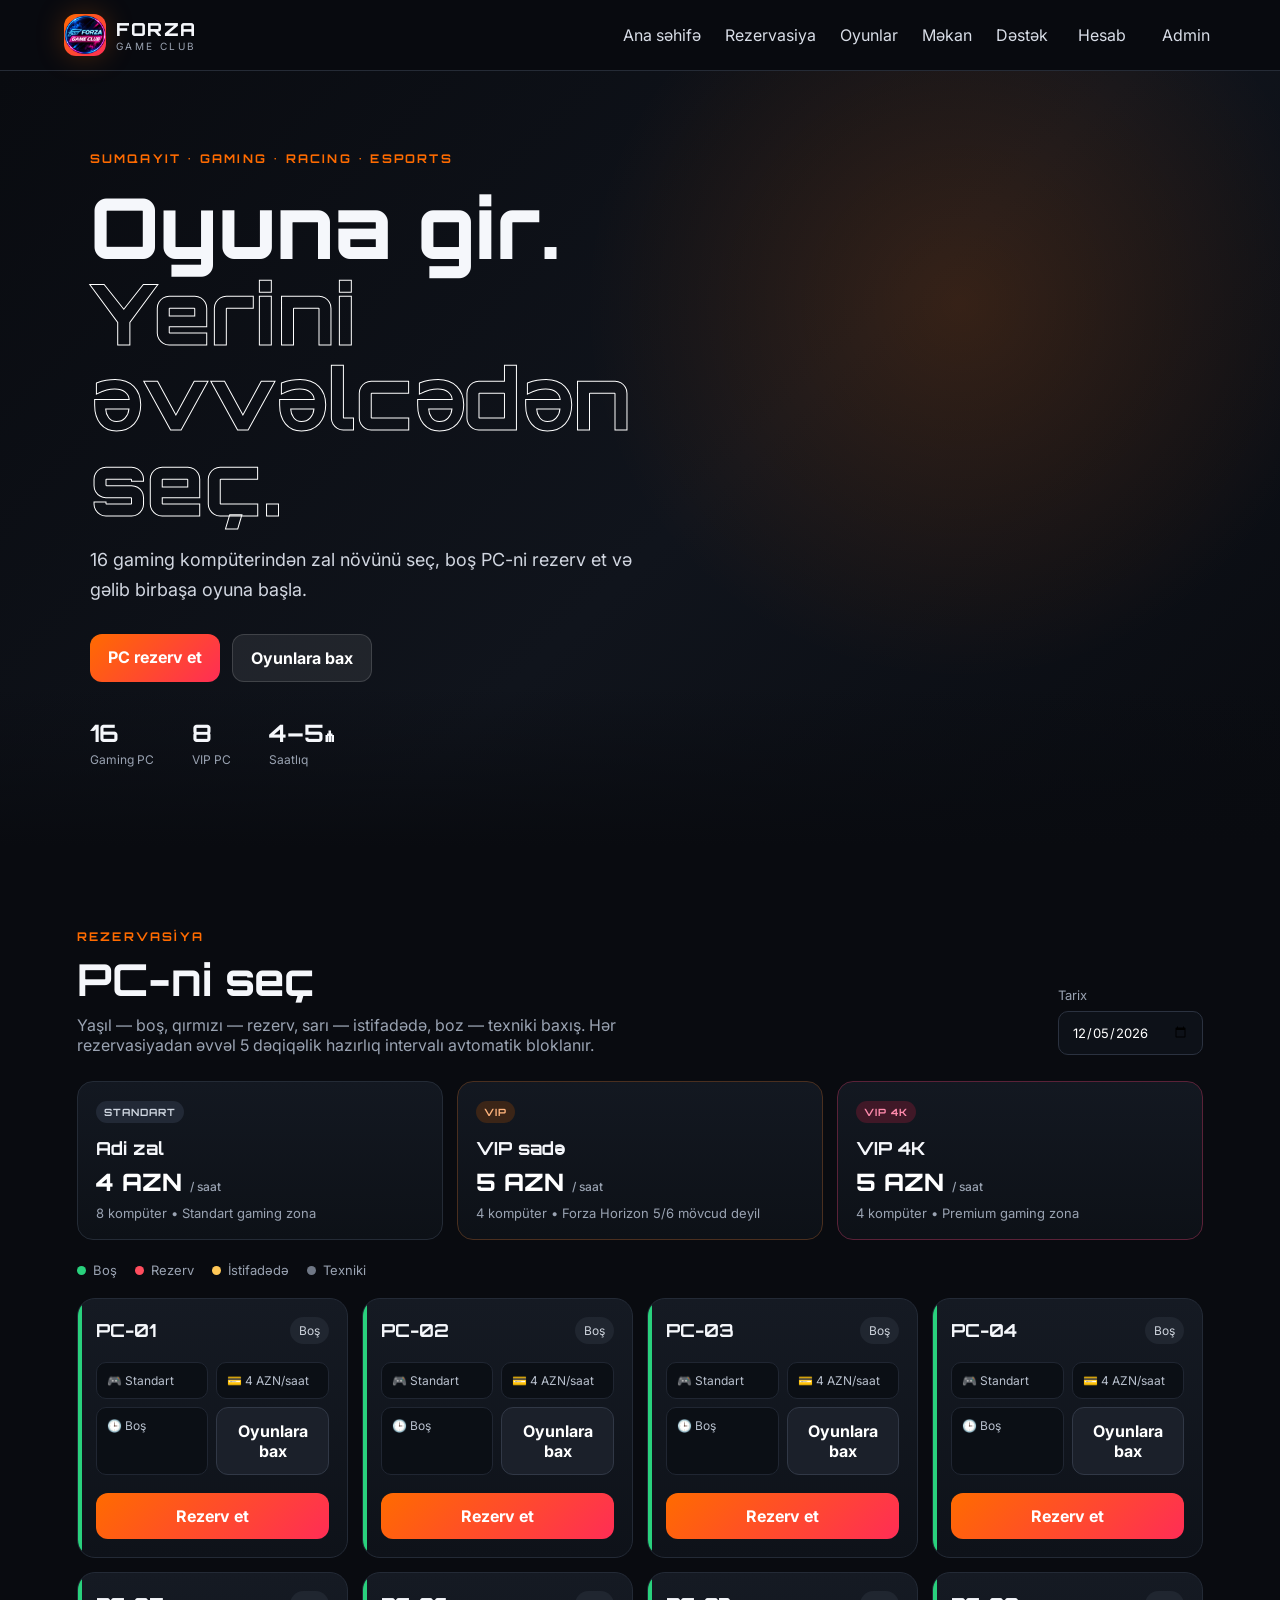
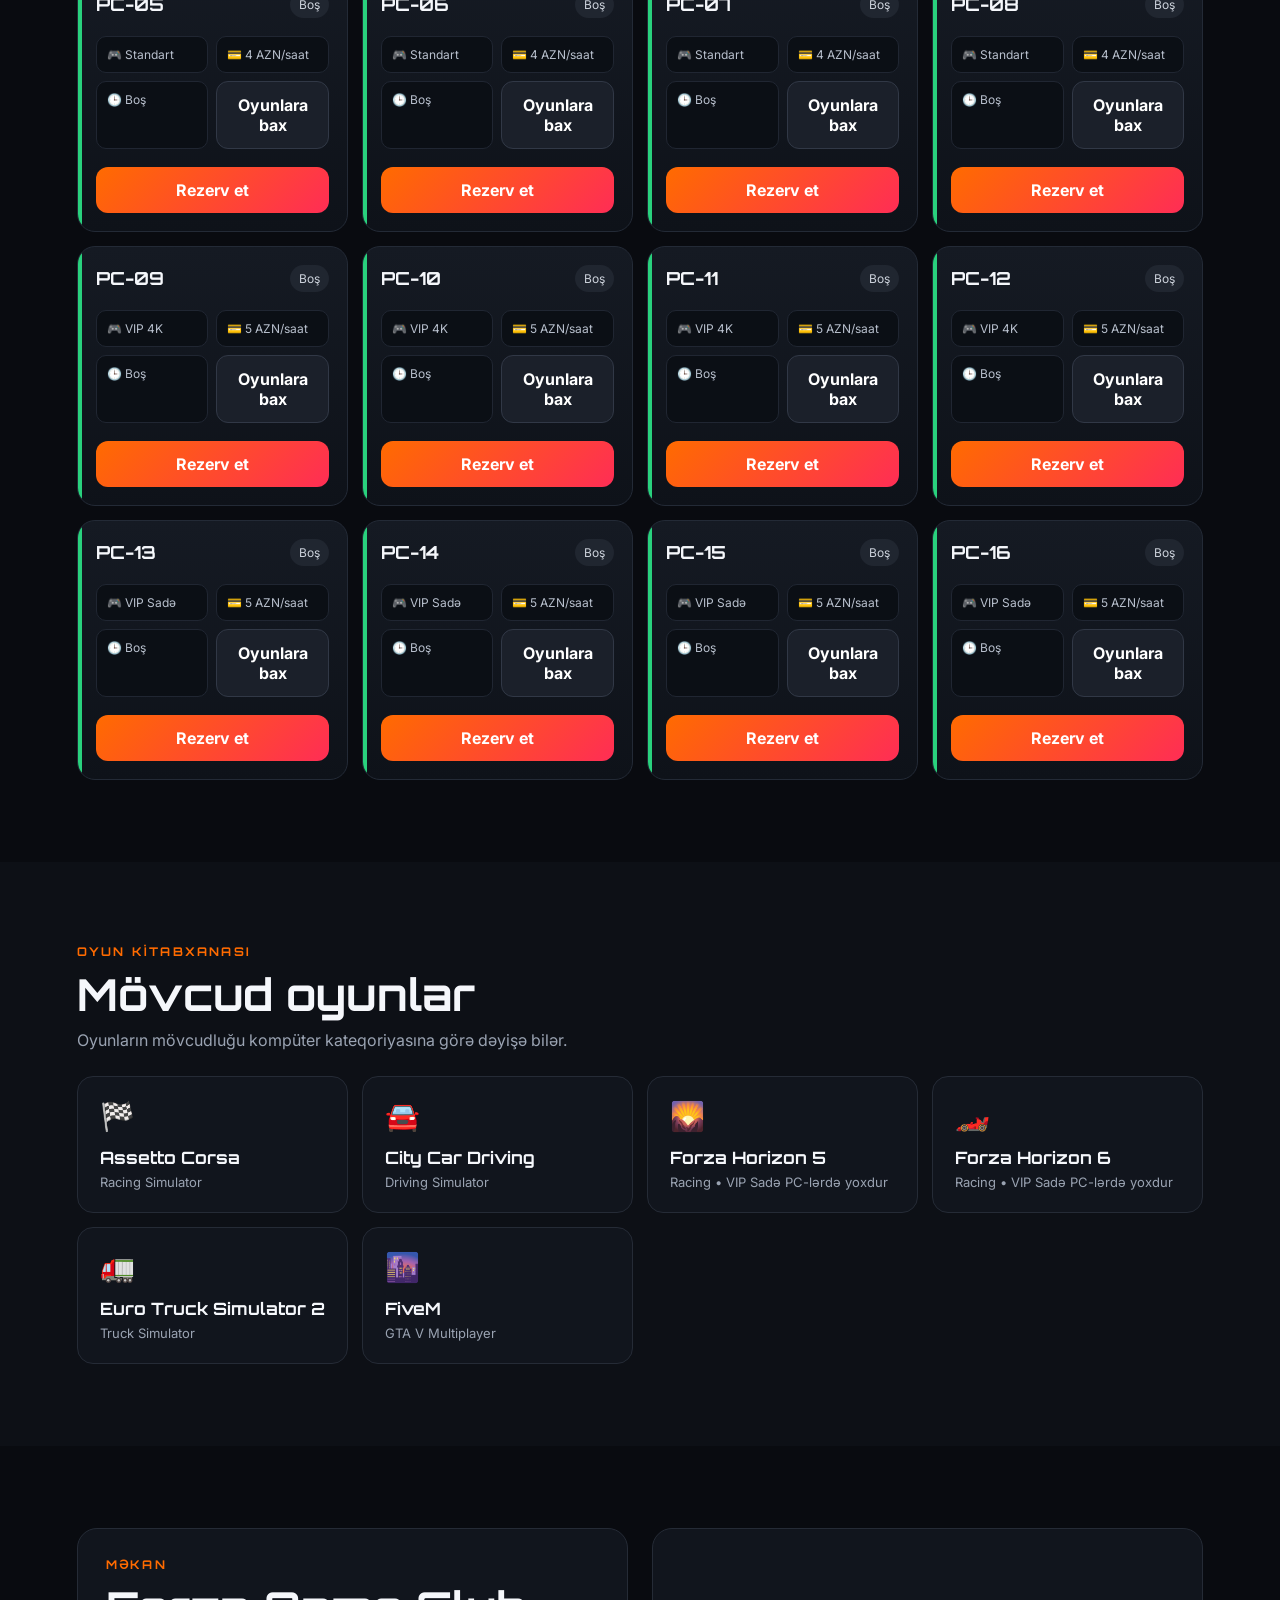
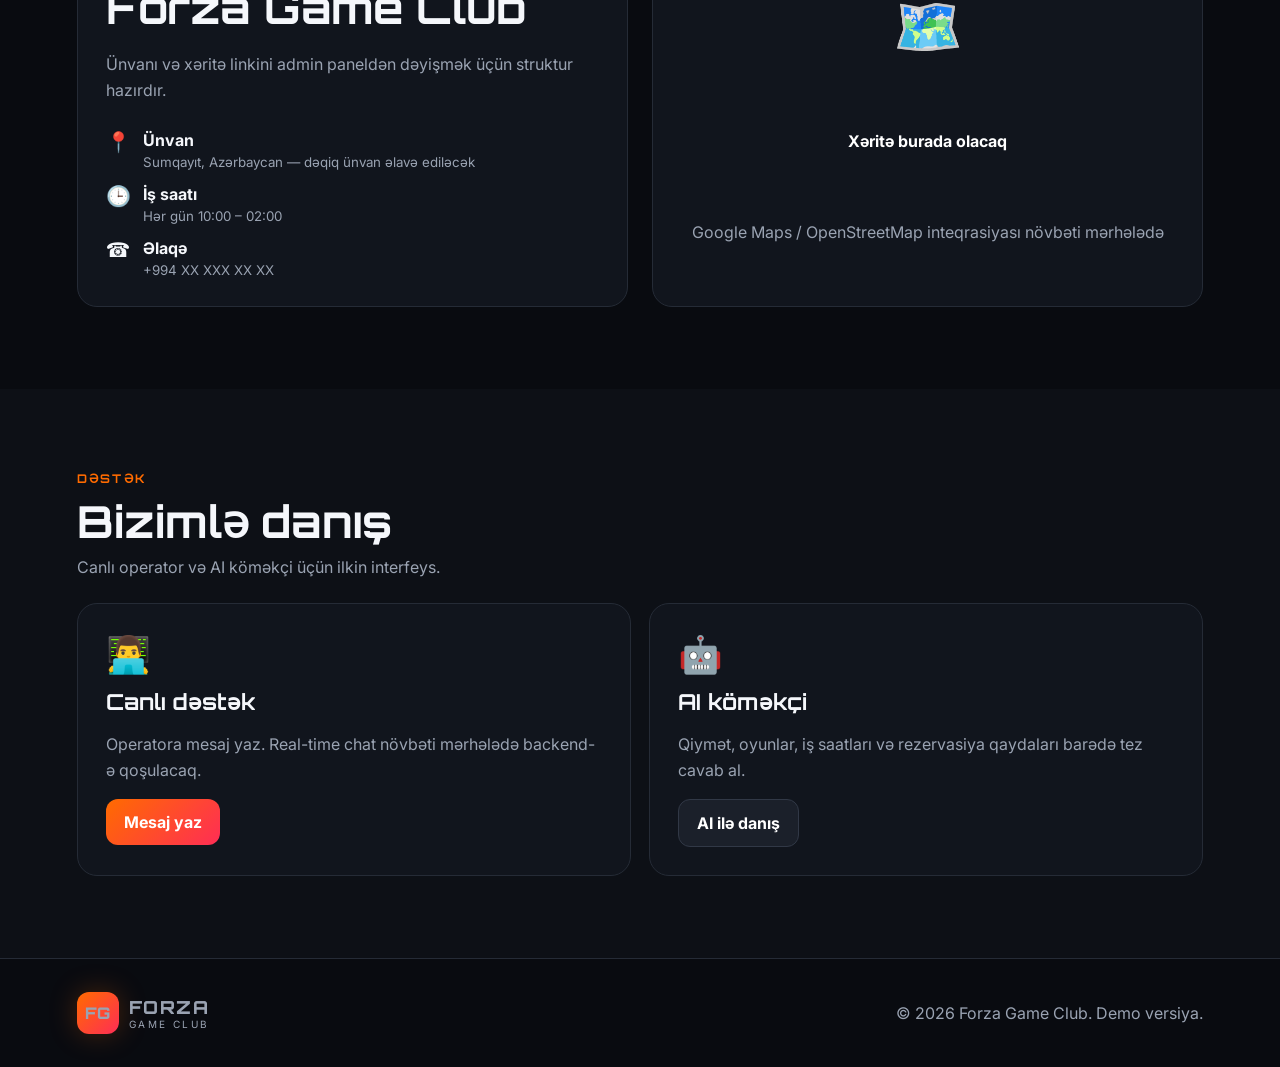
<file: index.html>
<!DOCTYPE html>
<html lang="az">
<head>
  <meta charset="UTF-8" />
  <meta name="viewport" content="width=device-width, initial-scale=1.0" />
  <title>Forza Game Club</title>
  <link rel="icon" type="image/png" href="logo.png">
<link rel="apple-touch-icon" href="logo.png">
  <meta name="description" content="Forza Game Club — oyun həvəskarları üçün gaming platforması. Forza Game Club ilə oyun dünyasını kəşf et." />
<meta name="keywords" content="Forza Game Club, Forza, Game Club, gaming, oyun, oyun klubu" />
<meta name="robots" content="index, follow" />
  <link rel="canonical" href="https://forzagameclub.github.io/Forza-Game-Club/" />

<script type="application/ld+json">
{
  "@context": "https://schema.org",
  "@type": "WebSite",
  "name": "Forza Game Club",
  "url": "https://forzagameclub.github.io/Forza-Game-Club/"
}
</script>
  <link rel="preconnect" href="https://fonts.googleapis.com">
  <link rel="preconnect" href="https://fonts.gstatic.com" crossorigin>
  <link href="https://fonts.googleapis.com/css2?family=Orbitron:wght@500;700;800&family=Inter:wght@400;500;600;700&display=swap" rel="stylesheet">
  <link rel="stylesheet" href="styles.css" />
</head>
<body>
  <header class="topbar">
    <a href="#home" class="brand">
      <div class="brand-mark">
  <img src="logo.png" alt="Forza Game Club">
</div>
      <div>
        <div class="brand-name">FORZA</div>
        <div class="brand-sub">GAME CLUB</div>
      </div>
    </a>
    <button class="menu-btn" id="menuBtn" aria-label="Menyu">☰</button>
    <nav id="mainNav">
      <a href="#home">Ana səhifə</a>
      <a href="#reserve">Rezervasiya</a>
      <a href="#games">Oyunlar</a>
      <a href="#location">Məkan</a>
      <a href="#support">Dəstək</a>
      <button class="admin-link" id="openAccount">Hesab</button>
      <button class="admin-link" id="openAdmin">Admin</button>
    </nav>
  </header>

  <main>
    <section class="hero" id="home">
      <div class="hero-overlay"></div>
      <div class="hero-content">
        <div class="eyebrow">SUMQAYIT • GAMING • RACING • ESPORTS</div>
        <h1>Oyuna gir.<br><span>Yerini əvvəlcədən seç.</span></h1>
        <p>16 gaming kompüterindən zal növünü seç, boş PC-ni rezerv et və gəlib birbaşa oyuna başla.</p>
        <div class="hero-actions">
          <a class="btn btn-primary" href="#reserve">PC rezerv et</a>
          <a class="btn btn-ghost" href="#games">Oyunlara bax</a>
        </div>
        <div class="hero-stats">
          <div><strong>16</strong><span>Gaming PC</span></div>
          <div><strong>8</strong><span>VIP PC</span></div>
          <div><strong>4–5₼</strong><span>Saatlıq</span></div>
        </div>
      </div>
    </section>

    <section class="section" id="reserve">
      <div class="section-head">
        <div>
          <div class="eyebrow">REZERVASİYA</div>
          <h2>PC-ni seç</h2>
          <p>Yaşıl — boş, qırmızı — rezerv, sarı — istifadədə, boz — texniki baxış. Hər rezervasiyadan əvvəl 5 dəqiqəlik hazırlıq intervalı avtomatik bloklanır.</p>
        </div>
        <div class="date-wrap">
          <label for="bookingDate">Tarix</label>
          <input type="date" id="bookingDate" />
        </div>
      </div>
      
      <div class="tier-grid">
        <div class="tier-card">
          <div class="tier-badge">STANDART</div>
          <h3>Adi zal</h3>
          <div class="tier-price">4 AZN <span>/ saat</span></div>
          <p>8 kompüter • Standart gaming zona</p>
        </div>
        <div class="tier-card vip">
          <div class="tier-badge">VIP</div>
          <h3>VIP sadə</h3>
          <div class="tier-price">5 AZN <span>/ saat</span></div>
          <p>4 kompüter • Forza Horizon 5/6 mövcud deyil</p>
        </div>
        <div class="tier-card vip4k">
          <div class="tier-badge">VIP 4K</div>
          <h3>VIP 4K</h3>
          <div class="tier-price">5 AZN <span>/ saat</span></div>
          <p>4 kompüter • Premium gaming zona</p>
        </div>
      </div>
<div class="legend">
        <span><i class="dot available"></i>Boş</span>
        <span><i class="dot reserved"></i>Rezerv</span>
        <span><i class="dot inuse"></i>İstifadədə</span>
        <span><i class="dot maintenance"></i>Texniki</span>
      </div>
      <div class="pc-grid" id="pcGrid"></div>
    </section>

    <section class="section alt" id="games">
      <div class="section-head">
        <div>
          <div class="eyebrow">OYUN KİTABXANASI</div>
          <h2>Mövcud oyunlar</h2>
          <p>Oyunların mövcudluğu kompüter kateqoriyasına görə dəyişə bilər.</p>
        </div>
      </div>
      <div class="game-grid" id="gameGrid"></div>
    </section>

    <section class="section location-section" id="location">
      <div class="location-card">
        <div class="eyebrow">MƏKAN</div>
        <h2>Forza Game Club</h2>
        <p>Ünvanı və xəritə linkini admin paneldən dəyişmək üçün struktur hazırdır.</p>
        <div class="info-list">
          <div><span>📍</span><div><b>Ünvan</b><small>Sumqayıt, Azərbaycan — dəqiq ünvan əlavə ediləcək</small></div></div>
          <div><span>🕒</span><div><b>İş saatı</b><small>Hər gün 10:00 – 02:00</small></div></div>
          <div><span>☎️</span><div><b>Əlaqə</b><small>+994 XX XXX XX XX</small></div></div>
        </div>
      </div>
      <div class="map-placeholder">
        <div>🗺️</div>
        <b>Xəritə burada olacaq</b>
        <span>Google Maps / OpenStreetMap inteqrasiyası növbəti mərhələdə</span>
      </div>
    </section>

    <section class="section alt" id="support">
      <div class="section-head">
        <div>
          <div class="eyebrow">DƏSTƏK</div>
          <h2>Bizimlə danış</h2>
          <p>Canlı operator və AI köməkçi üçün ilkin interfeys.</p>
        </div>
      </div>
      <div class="support-grid">
        <div class="support-card">
          <div class="support-icon">👨‍💻</div>
          <h3>Canlı dəstək</h3>
          <p>Operatora mesaj yaz. Real-time chat növbəti mərhələdə backend-ə qoşulacaq.</p>
          <button class="btn btn-primary" id="liveSupportBtn">Mesaj yaz</button>
        </div>
        <div class="support-card">
          <div class="support-icon">🤖</div>
          <h3>AI köməkçi</h3>
          <p>Qiymət, oyunlar, iş saatları və rezervasiya qaydaları barədə tez cavab al.</p>
          <button class="btn btn-ghost dark" id="aiSupportBtn">AI ilə danış</button>
        </div>
      </div>
    </section>
  </main>

  <footer>
    <div class="brand">
      <div class="brand-mark">FG</div>
      <div>
        <div class="brand-name">FORZA</div>
        <div class="brand-sub">GAME CLUB</div>
      </div>
    </div>
    <p>© 2026 Forza Game Club. Demo versiya.</p>
  </footer>


  <!-- Customer Account Modal -->
  <div class="modal" id="accountModal">
    <div class="modal-card account-card">
      <button class="modal-close" data-close="accountModal">×</button>
      <div class="eyebrow">MÜŞTƏRİ HESABI</div>
      <h3>Giriş / Qeydiyyat</h3>
      <div class="auth-tabs">
        <button class="tab active" data-auth="google">Google</button>
        <button class="tab" data-auth="phone">Telefon</button>
      </div>
      <div id="googleAuth">
        <button class="btn btn-ghost dark full" id="googleDemoBtn">Gmail ilə davam et</button>
        <p class="form-note">Real versiyada Google OAuth qoşulacaq.</p>
      </div>
      <div id="phoneAuth" class="hidden">
        <label>WhatsApp nömrəsi<input id="waPhone" placeholder="+994..." /></label>
        <button class="btn btn-primary full" id="sendWaCodeBtn">WhatsApp-a kod göndər</button>
        <div id="waVerify" class="hidden">
          <label>Təsdiq kodu<input id="waCode" placeholder="6 rəqəmli kod" /></label>
          <button class="btn btn-ghost dark full" id="verifyWaCodeBtn">Təsdiqlə</button>
        </div>
        <p class="form-note">WhatsApp kodu real sistemdə WhatsApp Business API provayderi ilə işləyəcək.</p>
      </div>

      <div id="customerDashboard" class="hidden">
        <div class="customer-summary">
          <div><span>Bonus balansı</span><strong id="customerBonus">0 AZN</strong></div>
          <div><span>Status</span><strong id="customerStatus">Aktiv</strong></div>
        </div>
        <h4>Rezervasiyalarım</h4>
        <div id="myReservations" class="admin-list"></div>
      </div>
    </div>
  </div>


  <!-- PC Games Modal -->
  <div class="modal" id="gamesModal">
    <div class="modal-card">
      <button class="modal-close" data-close="gamesModal">×</button>
      <div class="eyebrow">PC OYUNLARI</div>
      <h3 id="gamesModalTitle">PC</h3>
      <div id="pcGamesList" class="admin-list"></div>
    </div>
  </div>

  <!-- Booking Modal -->
  <div class="modal" id="bookingModal">
    <div class="modal-card">
      <button class="modal-close" data-close="bookingModal">×</button>
      <div class="eyebrow">REZERVASİYA</div>
      <h3 id="bookingTitle">PC-01</h3>
      <form id="bookingForm">
        <input type="hidden" id="selectedPc" />
        <label>Ad və soyad<input required id="customerName" placeholder="Məs: Mahmud Zeynalov" /></label>
        <label>Telefon<input required id="customerPhone" placeholder="+994..." /></label>
        <div class="form-row">
          <label>Başlama vaxtı<input required type="time" id="startTime" value="18:00" /></label>
          <label>Oyun müddəti
            <select id="duration">
              <option value="0.5">30 dəqiqə</option>
              <option value="1">1 saat</option>
              <option value="1.5">1 saat 30 dəqiqə</option>
              <option value="2">2 saat</option>
              <option value="2.5">2 saat 30 dəqiqə</option>
              <option value="3">3 saat</option>
              <option value="4">4 saat</option>
              <option value="5">5 saat</option>
              <option value="unlimited">Limitsiz</option>
            </select>
          </label>
        </div>
        <button class="btn btn-primary full" type="submit">Rezerv et</button>
        <p class="form-note">Demo versiyada rezervasiyalar bu cihazın yaddaşında saxlanılır. Növbəti mərhələdə real database qoşacağıq.</p>
      </form>
    </div>
  </div>

  <!-- Admin Modal -->
  <div class="modal" id="adminModal">
    <div class="modal-card admin-card">
      <button class="modal-close" data-close="adminModal">×</button>
      <div class="admin-login" id="adminLogin">
        <div class="eyebrow">ADMIN PANEL</div>
        <h3>Giriş</h3>
        <label>Şifrə<input type="password" id="adminPassword" placeholder="Demo: 1234" /></label>
        <button class="btn btn-primary full" id="adminLoginBtn">Daxil ol</button>
      </div>
      <div class="admin-panel hidden" id="adminPanel">
        <div class="admin-head">
          <div>
            <div class="eyebrow">ADMIN PANEL</div>
            <h3>İdarəetmə</h3>
          </div>
          <button class="btn btn-ghost dark small" id="adminLogoutBtn">Çıxış</button>
        </div>
        <div class="admin-tabs admin-tabs-wrap">
          <button class="tab active" data-tab="reservations">Rezervasiyalar</button>
          <button class="tab" data-tab="pcs">PC statusları</button>
          <button class="tab" data-tab="customers">Müştərilər</button>
          <button class="tab" data-tab="pricing">Qiymətlər</button>
          <button class="tab" data-tab="games">Oyunlar</button>
          <button class="tab" data-tab="settings">Sayt ayarları</button>
        </div>
        <div id="adminContent"></div>
      </div>
    </div>
  </div>

  <!-- Chat Modal -->
  <div class="modal" id="chatModal">
    <div class="modal-card chat-card">
      <button class="modal-close" data-close="chatModal">×</button>
      <div class="eyebrow" id="chatEyebrow">DƏSTƏK</div>
      <h3 id="chatTitle">Forza Support</h3>
      <div class="chat-box" id="chatBox"></div>
      <form id="chatForm" class="chat-form">
        <input id="chatInput" placeholder="Mesajınızı yazın..." autocomplete="off" />
        <button class="btn btn-primary" type="submit">Göndər</button>
      </form>
    </div>
  </div>

  <script src="app.js"></script>
</body>
</html>
</file>
<file: styles.css>
:root{
  --bg:#090b10;
  --panel:#11151d;
  --panel2:#171c26;
  --text:#f5f7fb;
  --muted:#9aa3b2;
  --accent:#ff6b00;
  --accent2:#ff2d55;
  --line:#252b36;
  --green:#29d17d;
  --red:#ff4d5e;
  --yellow:#ffc857;
  --gray:#6f7785;
}
*{box-sizing:border-box}
html{scroll-behavior:smooth}
body{margin:0;background:var(--bg);color:var(--text);font-family:Inter,system-ui,sans-serif}
a{text-decoration:none;color:inherit}
button,input,select{font:inherit}
.topbar{
  position:sticky;top:0;z-index:50;
  display:flex;align-items:center;justify-content:space-between;
  padding:14px 5vw;background:rgba(9,11,16,.92);backdrop-filter:blur(12px);
  border-bottom:1px solid var(--line)
}
.brand{display:flex;align-items:center;gap:10px}
.brand-mark{
  width:42px;height:42px;border-radius:12px;display:grid;place-items:center;
  font:800 16px Orbitron;background:linear-gradient(135deg,var(--accent),var(--accent2));
  box-shadow:0 0 28px rgba(255,107,0,.25)
}
.brand-mark img{
  width:100%;
  height:100%;
  object-fit:cover;
  border-radius:50%;
  display:block;
}
.brand-name{font:800 18px Orbitron;letter-spacing:1.5px}
.brand-sub{font-size:10px;color:var(--muted);letter-spacing:2.4px}
nav{display:flex;align-items:center;gap:24px}
nav a, .admin-link{color:#d8dde7;background:none;border:none;cursor:pointer}
nav a:hover,.admin-link:hover{color:#fff}
.menu-btn{display:none;background:none;border:0;color:#fff;font-size:26px}
.hero{
  min-height:78vh;display:flex;align-items:center;position:relative;overflow:hidden;
  background: radial-gradient(circle at 75% 30%, rgba(255,107,0,.16), transparent 34%), linear-gradient(135deg,#090b10 0%,#10141c 55%,#090b10 100%);
}
.hero::after{
  content:"";position:absolute;inset:auto 0 0;height:160px;
  background:linear-gradient(transparent,var(--bg))
}
.hero-content{position:relative;z-index:2;max-width:760px;padding:80px 7vw}
.eyebrow{font:700 12px Orbitron;letter-spacing:2.2px;color:var(--accent)}
h1,h2,h3{margin:0}
h1{font:800 clamp(42px,7vw,84px)/1.02 Orbitron;margin:18px 0 18px}
h1 span{color:transparent;-webkit-text-stroke:1px #fff}
.hero p{max-width:650px;color:#d1d6e0;font-size:18px;line-height:1.7}
.hero-actions{display:flex;gap:12px;margin-top:28px;flex-wrap:wrap}
.btn{border:0;border-radius:12px;padding:13px 18px;font-weight:700;cursor:pointer}
.btn-primary{background:linear-gradient(135deg,var(--accent),var(--accent2));color:#fff}
.btn-ghost{background:rgba(255,255,255,.08);color:#fff;border:1px solid rgba(255,255,255,.14)}
.btn-ghost.dark{background:#1b202a;border-color:#313846}
.btn.small{padding:9px 12px;font-size:13px}
.btn.full{width:100%}
.hero-stats{display:flex;gap:38px;margin-top:36px}
.hero-stats div{display:flex;flex-direction:column}
.hero-stats strong{font:700 24px Orbitron}
.hero-stats span{color:var(--muted);font-size:12px;margin-top:4px}
.section{padding:82px 6vw}
.section.alt{background:#0d1016}
.section-head{display:flex;justify-content:space-between;gap:20px;align-items:end;margin-bottom:26px}
.section h2{font:700 clamp(28px,4vw,44px) Orbitron;margin:8px 0}
.section-head p{color:var(--muted);margin:0;max-width:650px}
.date-wrap{display:flex;flex-direction:column;gap:8px;color:var(--muted);font-size:13px}
input,select{
  background:#0d1118;color:#fff;border:1px solid #2b3240;border-radius:10px;padding:12px 13px;outline:none
}
input:focus,select:focus{border-color:var(--accent)}
.legend{display:flex;gap:18px;flex-wrap:wrap;color:var(--muted);font-size:13px;margin-bottom:20px}
.dot{display:inline-block;width:9px;height:9px;border-radius:50%;margin-right:7px}
.dot.available{background:var(--green)} .dot.reserved{background:var(--red)}
.dot.inuse{background:var(--yellow)} .dot.maintenance{background:var(--gray)}
.pc-grid{display:grid;grid-template-columns:repeat(4,1fr);gap:14px}
.pc-card{
  background:linear-gradient(180deg,#151a23,#0e1219);border:1px solid #232a36;border-radius:18px;
  padding:18px;position:relative;overflow:hidden;transition:.2s
}
.pc-card:hover{transform:translateY(-3px);border-color:#3b4455}
.pc-card::before{content:"";position:absolute;left:0;top:0;width:4px;height:100%;background:var(--green)}
.pc-card.reserved::before{background:var(--red)}
.pc-card.inuse::before{background:var(--yellow)}
.pc-card.maintenance::before{background:var(--gray)}
.pc-head{display:flex;justify-content:space-between;align-items:center}
.pc-name{font:700 18px Orbitron}
.status{font-size:12px;padding:6px 9px;border-radius:999px;background:#202630;color:#cdd3dc}
.pc-meta{display:grid;grid-template-columns:1fr 1fr;gap:8px;margin:18px 0}
.pc-meta span{background:#0b0f15;border:1px solid #202632;border-radius:10px;padding:10px;color:#b9c1ce;font-size:12px}
.pc-actions button{width:100%}
.game-grid{display:grid;grid-template-columns:repeat(4,1fr);gap:14px}
.game-card{padding:22px;background:var(--panel);border:1px solid var(--line);border-radius:16px}
.game-icon{font-size:28px}
.game-card h3{font:700 17px Orbitron;margin:14px 0 6px}
.game-card p{margin:0;color:var(--muted);font-size:13px}
.location-section{display:grid;grid-template-columns:1fr 1fr;gap:24px}
.location-card,.map-placeholder,.support-card{
  background:var(--panel);border:1px solid var(--line);border-radius:20px;padding:28px
}
.location-card p,.support-card p{color:var(--muted);line-height:1.65}
.info-list{display:grid;gap:14px;margin-top:26px}
.info-list>div{display:flex;gap:12px;align-items:start}
.info-list span{font-size:20px}
.info-list b,.info-list small{display:block}.info-list small{color:var(--muted);margin-top:4px}
.map-placeholder{display:grid;place-items:center;text-align:center;min-height:320px;color:var(--muted)}
.map-placeholder div{font-size:56px}.map-placeholder b{color:#fff}
.support-grid{display:grid;grid-template-columns:1fr 1fr;gap:18px}
.support-icon{font-size:36px}
.support-card h3{font:700 22px Orbitron;margin-top:12px}
footer{padding:28px 6vw;border-top:1px solid var(--line);display:flex;justify-content:space-between;align-items:center;color:var(--muted)}
.modal{position:fixed;inset:0;background:rgba(0,0,0,.72);display:none;place-items:center;z-index:100;padding:18px}
.modal.open{display:grid}
.modal-card{width:min(560px,100%);max-height:90vh;overflow:auto;background:#11151d;border:1px solid #2c3442;border-radius:20px;padding:26px;position:relative}
.modal-close{position:absolute;right:14px;top:10px;border:0;background:none;color:#fff;font-size:30px;cursor:pointer}
.modal-card h3{font:700 28px Orbitron;margin:8px 0 22px}
.modal-card label{display:flex;flex-direction:column;gap:8px;color:#c9d0db;font-size:13px;margin-bottom:14px}
.form-row{display:grid;grid-template-columns:1fr 1fr;gap:12px}
.form-note{color:var(--muted);font-size:11px;line-height:1.5}
.hidden{display:none!important}
.admin-head{display:flex;align-items:center;justify-content:space-between}
.admin-tabs{display:flex;gap:8px;margin:14px 0 18px}
.tab{background:#1b202a;border:1px solid #2b3240;color:#bfc7d2;padding:9px 12px;border-radius:9px;cursor:pointer}
.tab.active{background:#2a1a12;border-color:#6b3312;color:#ffb27d}
.admin-list{display:grid;gap:10px}
.admin-item{display:flex;justify-content:space-between;gap:12px;align-items:center;background:#0d1118;border:1px solid #242b37;border-radius:12px;padding:12px}
.admin-item small{display:block;color:var(--muted);margin-top:4px}
.admin-item button{background:#272e3a;color:#fff;border:0;border-radius:8px;padding:8px 10px;cursor:pointer}
.status-select{padding:8px}
.chat-box{height:320px;overflow:auto;background:#0c1016;border:1px solid #252c38;border-radius:14px;padding:14px;display:flex;flex-direction:column;gap:10px}
.msg{max-width:80%;padding:10px 12px;border-radius:12px;line-height:1.4;font-size:14px}
.msg.user{align-self:flex-end;background:#ff6b00;color:#fff}
.msg.bot{align-self:flex-start;background:#202632;color:#e7ebf1}
.chat-form{display:flex;gap:8px;margin-top:12px}.chat-form input{flex:1}

@media(max-width:900px){
  .pc-grid,.game-grid{grid-template-columns:repeat(2,1fr)}
  .location-section,.support-grid{grid-template-columns:1fr}
  .menu-btn{display:block}
  nav{display:none;position:absolute;right:4vw;top:70px;flex-direction:column;align-items:stretch;background:#11151d;border:1px solid var(--line);padding:16px;border-radius:14px;min-width:200px}
  nav.open{display:flex}
}
@media(max-width:560px){
  .section{padding:58px 18px}.hero-content{padding:70px 18px}
  .pc-grid,.game-grid{grid-template-columns:1fr}
  .section-head{align-items:start;flex-direction:column}
  .date-wrap{width:100%}.date-wrap input{width:100%}
  .hero-stats{gap:18px;justify-content:space-between}
  .form-row{grid-template-columns:1fr}
  footer{flex-direction:column;gap:16px;align-items:start}
}

.tier-grid{display:grid;grid-template-columns:repeat(3,1fr);gap:14px;margin:0 0 22px}
.tier-card{background:linear-gradient(180deg,#131821,#0d1117);border:1px solid #242b36;border-radius:16px;padding:18px}
.tier-card.vip{border-color:#4a2f1f}
.tier-card.vip4k{border-color:#5a2238}
.tier-badge{display:inline-flex;padding:5px 8px;border-radius:999px;background:#222936;color:#cfd6e0;font:700 10px Orbitron;letter-spacing:1px}
.tier-card.vip .tier-badge{background:#3b2517;color:#ffb47d}
.tier-card.vip4k .tier-badge{background:#401827;color:#ff8bad}
.tier-card h3{font:700 18px Orbitron;margin:14px 0 8px}
.tier-price{font:800 24px Orbitron;color:#fff}
.tier-price span{font:500 12px Inter;color:var(--muted)}
.tier-card p{margin:8px 0 0;color:var(--muted);font-size:13px}
@media(max-width:760px){.tier-grid{grid-template-columns:1fr}}

.auth-tabs,.admin-tabs-wrap{display:flex;gap:8px;flex-wrap:wrap;margin:14px 0 18px}
.customer-summary{display:grid;grid-template-columns:1fr 1fr;gap:10px;margin:18px 0}
.customer-summary>div{background:#0d1118;border:1px solid #252c38;border-radius:12px;padding:14px}
.customer-summary span{display:block;color:var(--muted);font-size:12px}
.customer-summary strong{display:block;margin-top:5px;font:700 18px Orbitron}
.admin-grid-form{display:grid;grid-template-columns:1fr 1fr;gap:10px;margin-bottom:16px}
.admin-grid-form label{margin:0}
.blacklisted{color:#ff6978}
.bonus{color:#ffc857}
@media(max-width:560px){.admin-grid-form{grid-template-columns:1fr}.customer-summary{grid-template-columns:1fr}}

.pc-schedule{display:flex;flex-wrap:wrap;gap:6px;margin:10px 0 14px}
.slot-chip{padding:6px 8px;border-radius:8px;font-size:11px;border:1px solid #252c38;background:#0d1118;color:#aab3c2}
.slot-chip.booked{background:#3a151b;border-color:#6e222d;color:#ff9aa5}
.slot-chip.buffer{background:#3a2b13;border-color:#6d4d1b;color:#ffd27a}
.slot-chip.free{background:#123120;border-color:#24563a;color:#8ae8b3}
.admin-badge{display:inline-flex;padding:4px 7px;border-radius:999px;font-size:10px;background:#242b37;color:#cfd6df}
</file>
